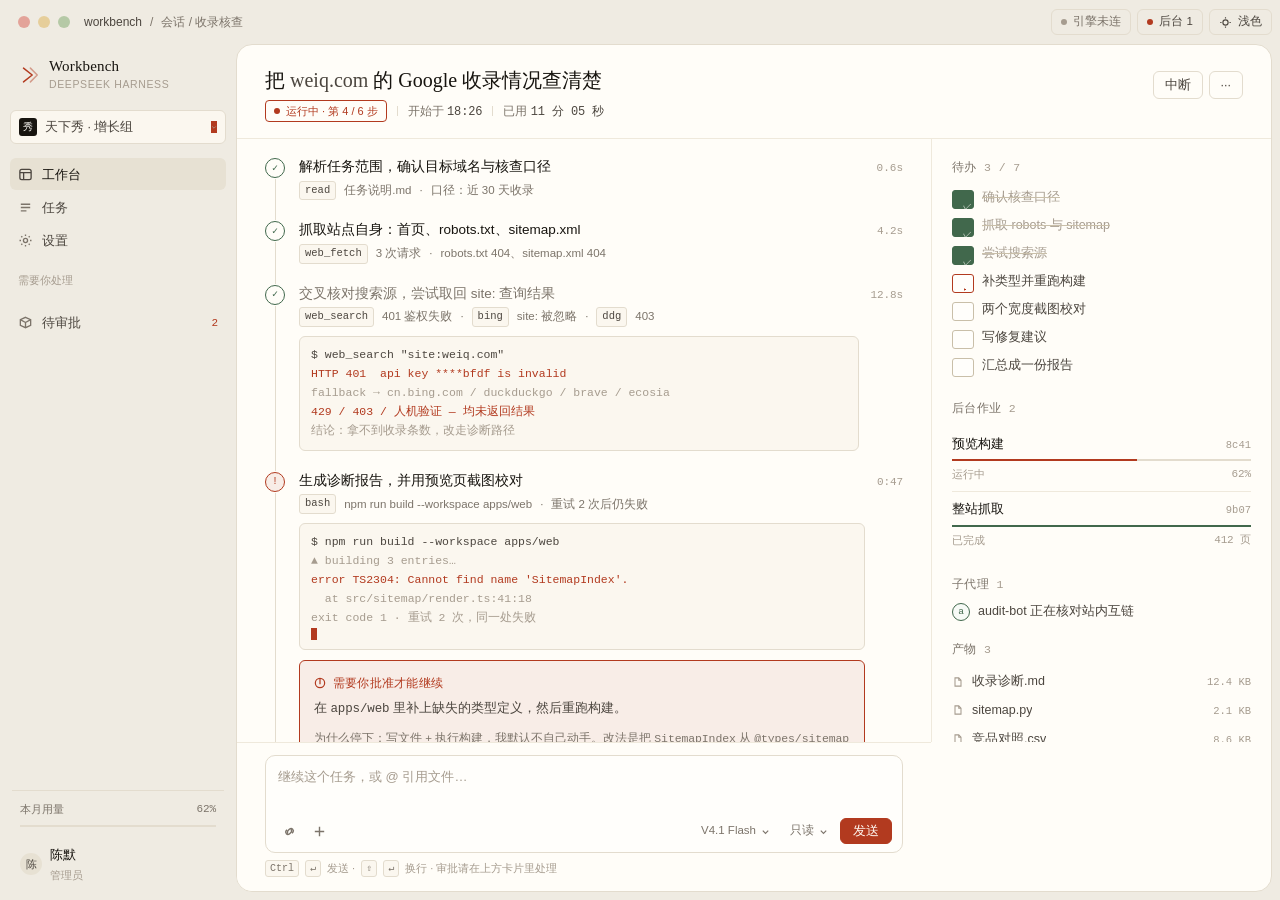
<file: ui/index.html>
<!doctype html>
<html lang="zh-CN" data-theme="light">
<head>
<meta charset="utf-8" />
<meta name="viewport" content="width=device-width, initial-scale=1" />
<title>Workbench</title>
<link rel="stylesheet" href="styles.css" />
</head>
<body data-view="workbench">
<div class="win">

  <!-- ───── 标题条（自绘，decorations:false）───── -->
  <div class="titlebar" data-tauri-drag-region>
    <div class="lights" aria-hidden="true"><i></i><i></i><i></i></div>
    <div class="crumb" data-tauri-drag-region>
      <b>workbench</b><span>/</span><span id="crumb-tail">会话 / 收录核查</span>
    </div>

    <div class="win-right">
      <button class="pill" id="engine-pill" data-state="off" title="引擎连接状态">
        <span class="dot" id="engine-dot"></span><span id="engine-label">引擎未连</span>
      </button>
      <button class="pill" id="bg-pill" title="后台作业">
        <span class="dot run"></span><span id="bg-label">后台 2</span>
      </button>
      <button class="pill" id="theme-btn" aria-label="切换深浅色">
        <svg width="13" height="13" viewBox="0 0 16 16" fill="none" stroke="currentColor" stroke-width="1.4"><circle cx="8" cy="8" r="3.2"/><path d="M8 1.5v1.6M8 12.9v1.6M1.5 8h1.6M12.9 8h1.6"/></svg>
        <span id="theme-label">浅色</span>
      </button>

      <!-- 仅 Windows：原生窗口控件（拖拽/最小化/最大化/关闭） -->
      <div class="winctl">
        <button data-win="min" aria-label="最小化">
          <svg width="10" height="10" viewBox="0 0 10 10" stroke="currentColor" stroke-width="1.2"><path d="M2 5h6"/></svg>
        </button>
        <button data-win="max" aria-label="最大化">
          <svg width="10" height="10" viewBox="0 0 10 10" fill="none" stroke="currentColor" stroke-width="1.2"><rect x="2.2" y="2.2" width="5.6" height="5.6" rx=".6"/></svg>
        </button>
        <button data-win="close" aria-label="关闭">
          <svg width="10" height="10" viewBox="0 0 10 10" stroke="currentColor" stroke-width="1.2"><path d="M2.6 2.6l4.8 4.8M7.4 2.6L2.6 7.4"/></svg>
        </button>
      </div>
    </div>
  </div>

  <!-- ───── 侧栏 ───── -->
  <aside class="side">
    <div class="brand">
      <svg class="mark" viewBox="0 0 24 24" fill="none" stroke="currentColor" stroke-width="1.6" stroke-linecap="round" stroke-linejoin="round" aria-hidden="true">
        <path d="M6 4.5 15.5 12 6 19.5"/><path d="M13.5 4.5 21 12l-7.5 7.5" opacity=".45"/>
      </svg>
      <div><div class="brand-name">Workbench</div><div class="brand-sub">DEEPSEEK HARNESS</div></div>
    </div>

    <button class="ws" id="ws-btn">
      <span class="av">秀</span><span class="who" id="ws-name">天下秀 · 增长组</span>
      <svg class="caret" width="10" height="10" viewBox="0 0 10 10" fill="none" stroke="currentColor" stroke-width="1.3"><path d="M2 4l3 3 3-3"/></svg>
    </button>

    <nav class="nav">
      <a href="#" data-nav="workbench" aria-current="page">
        <svg viewBox="0 0 16 16" fill="none" stroke="currentColor" stroke-width="1.4"><rect x="2" y="2.5" width="12" height="11" rx="2"/><path d="M2 6h12M6 6v7.5"/></svg>
        <span>工作台</span>
      </a>
      <a href="#" data-nav="tasks">
        <svg viewBox="0 0 16 16" fill="none" stroke="currentColor" stroke-width="1.4"><path d="M3 4.5h10M3 8h10M3 11.5h6"/></svg>
        <span>任务</span>
      </a>
      <a href="#" data-nav="settings">
        <svg viewBox="0 0 16 16" fill="none" stroke="currentColor" stroke-width="1.4"><circle cx="8" cy="8" r="2.2"/><path d="M8 1.6v1.6M8 12.8v1.6M1.6 8h1.6M12.8 8h1.6M3.5 3.5l1.1 1.1M11.4 11.4l1.1 1.1M12.5 3.5l-1.1 1.1M4.6 11.4l-1.1 1.1"/></svg>
        <span>设置</span>
      </a>
    </nav>

    <div class="grp">需要你处理</div>
    <nav class="nav">
      <a href="#" id="nav-approvals" data-nav="tasks">
        <svg viewBox="0 0 16 16" fill="none" stroke="currentColor" stroke-width="1.4"><path d="M8 2.5 13.5 5v6L8 13.5 2.5 11V5z"/><path d="M8 8v5.5M8 8l5.5-3M8 8 2.5 5"/></svg>
        <span>待审批</span><span class="count" id="nav-count">2</span>
      </a>
    </nav>

    <div class="side-foot">
      <div class="meter">
        <div class="meter-row"><span>本月用量</span><span class="num" id="meter-pct">62%</span></div>
        <div class="meter-bar"><i id="meter-fill"></i></div>
      </div>
      <button class="user"><span class="av">陈</span><span><span class="nm">陈默</span><br><span class="rl">管理员</span></span></button>
    </div>
  </aside>

  <!-- ───── 纸面 ───── -->
  <main class="sheet">

    <!-- ① 工作台 -->
    <section class="view view-workbench" id="view-workbench">
      <header class="head">
        <div class="head-top">
          <div>
            <h1 class="title">把 <em>weiq.com</em> 的 Google 收录情况查清楚</h1>
            <div class="sub">
              <span class="state" id="run-state"><span class="dot run"></span><span id="run-state-text">运行中 · 第 4 / 6 步</span></span>
              <span class="sep"></span><span>开始于 <span class="k num">18:26</span></span>
              <span class="sep"></span><span>已用 <span class="k num" id="run-elapsed">11 分 04 秒</span></span>
            </div>
          </div>
          <div class="head-act">
            <button class="btn" id="btn-abort">中断</button>
            <button class="btn" aria-label="更多">···</button>
          </div>
        </div>
      </header>

      <div class="trail">
        <div class="trail-inner">

          <article class="step">
            <div class="node done">✓</div>
            <div>
              <div class="st">解析任务范围，确认目标域名与核查口径</div>
              <div class="smeta"><span class="tool">read</span><span>任务说明.md</span><span>·</span><span>口径：近 30 天收录</span></div>
            </div>
            <div class="dur">0.6s</div>
          </article>

          <article class="step">
            <div class="node done">✓</div>
            <div>
              <div class="st">抓取站点自身：首页、robots.txt、sitemap.xml</div>
              <div class="smeta"><span class="tool">web_fetch</span><span>3 次请求</span><span>·</span><span>robots.txt 404、sitemap.xml 404</span></div>
            </div>
            <div class="dur num">4.2s</div>
          </article>

          <article class="step">
            <div class="node done">✓</div>
            <div>
              <div class="st quiet">交叉核对搜索源，尝试取回 site: 查询结果</div>
              <div class="smeta">
                <span class="tool">web_search</span><span>401 鉴权失败</span><span>·</span>
                <span class="tool">bing</span><span>site: 被忽略</span><span>·</span>
                <span class="tool">ddg</span><span>403</span>
              </div>
              <div class="term">
<span>$ web_search "site:weiq.com"</span>
<span class="err">HTTP 401  api key ****bfdf is invalid</span>
<span class="dim">fallback → cn.bing.com / duckduckgo / brave / ecosia</span>
<span class="err">429 / 403 / 人机验证 — 均未返回结果</span>
<span class="dim">结论：拿不到收录条数，改走诊断路径</span>
              </div>
            </div>
            <div class="dur num">12.8s</div>
          </article>

          <article class="step" id="step-approve">
            <div class="node wait" id="node-4">!</div>
            <div>
              <div class="st">生成诊断报告，并用预览页截图校对</div>
              <div class="smeta"><span class="tool">bash</span><span>npm run build --workspace apps/web</span><span>·</span><span>重试 2 次后仍失败</span></div>
              <div class="term">
<span>$ npm run build --workspace apps/web</span>
<span class="dim">▲ building 3 entries…</span>
<span class="err">error TS2304: Cannot find name 'SitemapIndex'.</span>
<span class="dim">  at src/sitemap/render.ts:41:18</span>
<span class="dim">exit code 1 · 重试 2 次，同一处失败</span><span class="caret"></span>
              </div>

              <div class="approve" id="approve">
                <div class="approve-h">
                  <svg width="12" height="12" viewBox="0 0 16 16" fill="none" stroke="currentColor" stroke-width="1.6"><path d="M8 2.5v7M8 12.5v.1"/><circle cx="8" cy="8" r="6.2"/></svg>
                  需要你批准才能继续
                </div>
                <p>在 <span class="num">apps/web</span> 里补上缺失的类型定义，然后重跑构建。</p>
                <p class="why">为什么停下：写文件 + 执行构建，我默认不自己动手。改法是把 <span class="num">SitemapIndex</span> 从 <span class="num">@types/sitemap</span> 引入。</p>
                <div class="acts">
                  <button class="btn btn-primary" id="btn-approve">批准并继续</button>
                  <button class="btn" id="btn-approve-type">改成只补类型</button>
                  <button class="btn" id="btn-reject">拒绝</button>
                  <a class="more" href="#" id="link-diff">看完整 diff</a>
                </div>
              </div>
            </div>
            <div class="dur num">0:47</div>
          </article>

          <article class="step">
            <div class="node todo">5</div>
            <div>
              <div class="st quiet">截图校对：桌面 1440 与手机 390 两个宽度</div>
              <div class="smeta"><span class="dim">等待上一步完成</span></div>
            </div>
            <div class="dur">—</div>
          </article>

          <article class="step">
            <div class="node todo">6</div>
            <div>
              <div class="st quiet">汇总成报告，附 sitemap 与 robots 的修复建议</div>
              <div class="smeta"><span class="dim">等待中</span></div>
            </div>
            <div class="dur">—</div>
          </article>

        </div>
      </div>

      <aside class="rail" id="rail"></aside>

      <div class="composer">
        <div class="box">
          <textarea id="composer-input" placeholder="继续这个任务，或 @ 引用文件…" aria-label="输入"></textarea>
          <div class="cbar">
            <button class="icon-btn" aria-label="引用文件">
              <svg width="15" height="15" viewBox="0 0 16 16" fill="none" stroke="currentColor" stroke-width="1.5"><path d="M9.5 5.5a2.5 2.5 0 0 1 0 3.5l-1.6 1.6a2.5 2.5 0 0 1-3.5-3.5l.9-.9"/><path d="M6.5 10.5a2.5 2.5 0 0 1 0-3.5l1.6-1.6a2.5 2.5 0 0 1 3.5 3.5l-.9.9"/></svg>
            </button>
            <button class="icon-btn" aria-label="附件">
              <svg width="15" height="15" viewBox="0 0 16 16" fill="none" stroke="currentColor" stroke-width="1.5"><path d="M8 3v10M3 8h10"/></svg>
            </button>
            <span class="sp"></span>
            <button class="chip" id="chip-model">V4.1 Flash <svg width="9" height="9" viewBox="0 0 10 10" fill="none" stroke="currentColor" stroke-width="1.3"><path d="M2 4l3 3 3-3"/></svg></button>
            <button class="chip" id="chip-scope">只读 <svg width="9" height="9" viewBox="0 0 10 10" fill="none" stroke="currentColor" stroke-width="1.3"><path d="M2 4l3 3 3-3"/></svg></button>
            <button class="btn btn-primary send" id="btn-send">发送</button>
          </div>
        </div>
        <div class="hint"><kbd>Ctrl</kbd><kbd>↵</kbd> 发送 · <kbd>⇧</kbd><kbd>↵</kbd> 换行 · 审批请在上方卡片里处理</div>
      </div>
    </section>

    <!-- ② 任务列表 -->
    <section class="view view-page" id="view-tasks" hidden>
      <header class="page-head">
        <div>
          <h1>任务</h1>
          <div class="sub" id="tasks-summary"></div>
        </div>
        <div style="margin-left:auto"><button class="btn btn-primary" id="btn-new-task">新建任务</button></div>
      </header>
      <div class="page-body">
        <div class="filters" id="tasks-filters">
          <button data-filter="all" aria-pressed="true">全部</button>
          <button data-filter="run" aria-pressed="false">运行中</button>
          <button data-filter="wait" aria-pressed="false">待审批</button>
          <button data-filter="done" aria-pressed="false">已完成</button>
          <span class="sp"></span>
          <button id="btn-sort">按最近活动排序</button>
        </div>
        <table class="runs">
          <thead>
            <tr><th>任务</th><th>状态</th><th>步骤</th><th class="r">耗时</th><th class="r">消耗</th></tr>
          </thead>
          <tbody id="tasks-body"></tbody>
        </table>
      </div>
    </section>

    <!-- ③ 设置 -->
    <section class="view view-page" id="view-settings" hidden>
      <header class="page-head">
        <div>
          <h1>设置</h1>
          <div class="sub"><span>审批策略、模型、工具范围与引擎</span><span class="sep"></span><span>作用范围：天下秀 · 增长组</span></div>
        </div>
      </header>
      <div class="page-body">
        <div class="set-wrap">

          <div class="set-sec">
            <h2>审批</h2>
            <p class="lead">决定我在动手之前要不要先问你。写得越松，跑得越快，也越需要你信任。</p>
            <form class="radios" id="set-approval">
              <label class="radio"><input type="radio" name="approval" value="every"><span><b>每步都确认</b><span>任何写文件、执行命令、访问网络的行为都先停下来问你。</span></span></label>
              <label class="radio"><input type="radio" name="approval" value="risky" checked><span><b>只确认有风险的操作</b><span>读文件、查网页直接做；写文件、跑构建、删改数据先问你。当前这一轮就停在这条上。</span></span></label>
              <label class="radio"><input type="radio" name="approval" value="final"><span><b>只在最后确认</b><span>全部做完再给结果，中途不停。适合跑一遍就能重来的任务。</span></span></label>
            </form>
          </div>

          <div class="set-sec">
            <h2>模型</h2>
            <p class="lead">默认模型，以及超出预算时的降级顺序。</p>
            <div class="row">
              <div class="lbl"><b>默认模型</b><span>新任务默认用它起跑</span></div>
              <button class="select" id="set-model">V4.1 Flash <svg width="9" height="9" viewBox="0 0 10 10" fill="none" stroke="currentColor" stroke-width="1.3"><path d="M2 4l3 3 3-3"/></svg></button>
            </div>
            <div class="row">
              <div class="lbl"><b>超预算时降级</b><span>本轮用量超过月预算的 80% 后自动切换</span></div>
              <button class="sw" id="sw-downgrade" role="switch" aria-checked="true"><i></i></button>
            </div>
            <div class="row">
              <div class="lbl"><b>月预算上限</b><span>到线就停，不会偷偷继续烧</span></div>
              <input class="field" id="set-budget" value="￥ 300.00" aria-label="月预算上限" />
            </div>
          </div>

          <div class="set-sec">
            <h2>工具范围</h2>
            <p class="lead">关掉的工具不会出现在我的工具表里，我也不会被告知它存在。</p>
            <div class="row">
              <div class="lbl"><b>终端</b><span>执行 shell 命令，含后台作业</span></div>
              <button class="sw" id="sw-terminal" role="switch" aria-checked="true"><i></i></button>
            </div>
            <div class="row">
              <div class="lbl"><b>网页抓取</b><span>读取给定 URL 的正文</span></div>
              <button class="sw" id="sw-fetch" role="switch" aria-checked="true"><i></i></button>
            </div>
            <div class="row">
              <div class="lbl"><b>网页搜索</b><span>当前密钥无效，最近 5 次调用均失败</span></div>
              <button class="sw" id="sw-search" role="switch" aria-checked="false"><i></i></button>
            </div>
            <div class="row">
              <div class="lbl"><b>子代理</b><span>把互不依赖的活分出去并行跑</span></div>
              <button class="sw" id="sw-subagent" role="switch" aria-checked="true"><i></i></button>
            </div>
            <div class="row">
              <div class="lbl"><b>工作区根目录</b><span>我能读写的边界，出了这个目录要单独批准</span></div>
              <input class="field wide" id="set-workspace" value="" aria-label="工作区根目录" />
            </div>
          </div>

          <div class="set-sec">
            <h2>引擎</h2>
            <p class="lead">Workbench 自己不管模型调用，它托管一个本地的 DeepSeek Harness 进程。这里决定怎么找到它、怎么拉起来、关窗时要不要收走。</p>
            <div class="row">
              <div class="lbl"><b>可执行文件</b><span>PATH 上的名字或绝对路径；默认 <span class="num">dsh</span></span></div>
              <input class="field wide" id="cfg-command" value="dsh" aria-label="引擎可执行文件" />
            </div>
            <div class="row">
              <div class="lbl"><b>启动参数</b><span>空格分隔，默认 <span class="num">web</span></span></div>
              <input class="field wide" id="cfg-args" value="web" aria-label="启动参数" />
            </div>
            <div class="row">
              <div class="lbl"><b>引擎地址</b><span>端口探测与 HTTP 代理都打这里</span></div>
              <input class="field wide" id="cfg-url" value="http://127.0.0.1:3080" aria-label="引擎地址" />
            </div>
            <div class="row">
              <div class="lbl"><b>开机自动拉起</b><span>启动应用时若没检测到服务，就自己 spawn 一个</span></div>
              <button class="sw" id="sw-autostart" role="switch" aria-checked="true"><i></i></button>
            </div>
            <div class="row">
              <div class="lbl"><b>退出时关闭引擎</b><span>只收拾本应用拉起的进程，外部已在跑的不碰</span></div>
              <button class="sw" id="sw-killonexit" role="switch" aria-checked="true"><i></i></button>
            </div>
            <div class="row">
              <div class="lbl"><b>发消息接口</b><span>留空表示未接协议：消息只在本地记账，不会真的发出去</span></div>
              <input class="field wide" id="cfg-prompt-path" value="" placeholder="/api/..." aria-label="发消息接口路径" />
            </div>
            <div class="row">
              <div class="lbl"><b>审批接口</b><span>留空表示未接协议：批准动作只改界面状态</span></div>
              <input class="field wide" id="cfg-approve-path" value="" placeholder="/api/..." aria-label="审批接口路径" />
            </div>
            <div class="row">
              <div class="lbl"><b>进程控制</b><span id="engine-state-text">未知</span></div>
              <button class="btn" id="btn-engine-start">启动引擎</button>
              <button class="btn" id="btn-engine-stop">停止</button>
            </div>
          </div>

          <div class="set-foot">
            <span class="dim" style="font-size:11.5px" id="set-meta">上次修改：—</span>
            <span class="sp"></span>
            <button class="btn" id="btn-reset">恢复默认</button>
            <button class="btn btn-primary" id="btn-save">保存更改</button>
          </div>

        </div>
      </div>
    </section>

  </main>
</div>

<div class="toast" id="toast" hidden></div>

<script src="data.js"></script>
<script src="bridge.js"></script>
<script src="app.js"></script>
</body>
</html>
</file>
<file: ui/styles.css>
/* ═══════════════════════════════════════════════════════════════
   Workbench — 客户端式智能体工作台
   壳     tinted 边框 + 内嵌纸面（8px 内缩 · 16px 圆角 · 1px 边 · 零阴影）
   栅格   236 侧栏 + 8 间隙 + 纸面（1fr 执行轨 + 340 运行栏）
   颜色   全屏一个强调色，只给「运行中 / 待审批 / 主操作」；
          其余靠墨色三级 + 1px 线。深浅两套主题共用一套 token。
   ═══════════════════════════════════════════════════════════════ */
:root{
  --ground:#EFEBE2; --sheet:#FFFDF8; --tray:#FBF7EF;
  --hover:#E9E3D5; --pill:#E7E1D3; --input:#FFFEFB;
  --ink:#17140F; --ink2:#4C463F; --ink3:#7C746A; --ink4:#A69C8F;
  --line:#E3DCCE; --line2:#EFE9DC; --edge:#C9BFA9;
  --accent:#B23A1F; --accent-w:#F8EDE7; --ok:#41684C; --ok-w:#F7FAF6;
  --serif:"Iowan Old Style","Palatino Linotype",Palatino,"Songti SC",Georgia,serif;
  --sans:-apple-system,BlinkMacSystemFont,"Segoe UI","PingFang SC","Hiragino Sans GB","Microsoft YaHei",sans-serif;
  --mono:ui-monospace,SFMono-Regular,"SF Mono",Menlo,Consolas,"Liberation Mono",monospace;
  --r:16px; --rc:6px; --rchip:4px;
}
[data-theme="dark"]{
  --ground:#131110; --sheet:#1B1815; --tray:#221E1A;
  --hover:#262119; --pill:#282219; --input:#201C18;
  --ink:#EDE7DC; --ink2:#C3BAAE; --ink3:#8E857A; --ink4:#6B635A;
  --line:#302A24; --line2:#262119; --edge:#4A4238;
  --accent:#E2643F; --accent-w:#2A1B15; --ok:#84AC90; --ok-w:#1A221C;
}
*{box-sizing:border-box}
html,body{height:100%}
body{margin:0;background:var(--ground);color:var(--ink);font:13px/1.5 var(--sans);
  -webkit-font-smoothing:antialiased;overflow:hidden}
button{font:inherit;color:inherit;background:none;border:0;padding:0;cursor:pointer}
a{color:inherit}
:focus-visible{outline:1.5px solid var(--accent);outline-offset:2px;border-radius:3px}
.num{font-family:var(--mono);font-variant-numeric:tabular-nums;letter-spacing:-.01em}
.dim{color:var(--ink4)}
[hidden]{display:none !important}

/* 滚动条：WebView2 默认太粗，压成 8px 细条 */
::-webkit-scrollbar{width:8px;height:8px}
::-webkit-scrollbar-thumb{background:var(--line);border-radius:4px}
::-webkit-scrollbar-thumb:hover{background:var(--edge)}
::-webkit-scrollbar-track{background:transparent}

/* ── 窗口 ───────────────────────────────────────────── */
.win{height:100vh;display:grid;grid-template-rows:44px 1fr;grid-template-columns:236px 1fr}
.titlebar{grid-column:1/3;display:flex;align-items:center;gap:14px;padding:0 8px 0 18px;
  cursor:default;user-select:none}
/* Tauri 的拖拽区：只有带这个属性的元素能拖窗 */
[data-tauri-drag-region]{cursor:default}
.lights{display:flex;gap:8px;flex:0 0 auto}
.lights i{width:12px;height:12px;border-radius:50%;display:block;background:#D7CEBE}
.lights i:nth-child(1){background:#E3A399}
.lights i:nth-child(2){background:#E6CE9A}
.lights i:nth-child(3){background:#B5C9A6}
.crumb{display:flex;align-items:center;gap:8px;color:var(--ink3);font-size:12px;min-width:0}
.crumb b{color:var(--ink2);font-weight:500}
.win-right{margin-left:auto;display:flex;align-items:center;gap:6px}
.pill{display:inline-flex;align-items:center;gap:6px;height:26px;padding:0 9px;
  border:1px solid var(--line);border-radius:var(--rc);color:var(--ink2);font-size:11.5px}
.pill:hover{background:var(--hover)}
.pill[data-state="off"]{color:var(--ink3)}
.pill[data-state="off"] .dot{background:var(--ink4)}
.dot{width:6px;height:6px;border-radius:50%;background:var(--ink4);flex:0 0 auto}
.dot.run{background:var(--accent)} .dot.ok{background:var(--ok)}
.dot.warn{background:var(--accent)}

/* Windows 上把窗口控件放右边，左侧三个点退成装饰 */
.winctl{display:none;margin-left:2px}
html[data-os="win"] .winctl{display:flex}
html[data-os="win"] .lights{display:none}
.winctl button{width:38px;height:30px;display:grid;place-items:center;color:var(--ink3);border-radius:4px}
.winctl button:hover{background:var(--hover);color:var(--ink2)}
.winctl button[data-win="close"]:hover{background:var(--accent);color:#FFF8F2}

/* ── 侧栏 ───────────────────────────────────────────── */
.side{display:flex;flex-direction:column;padding:6px 10px 10px;gap:14px;min-height:0;overflow:hidden}
.brand{display:flex;align-items:center;gap:9px;padding:8px 8px 4px}
.mark{width:22px;height:22px;flex:0 0 auto;color:var(--accent)}
.brand-name{font-family:var(--serif);font-size:15px;line-height:1.1;letter-spacing:.01em}
.brand-sub{font-size:10.5px;color:var(--ink4);letter-spacing:.06em;margin-top:2px}
.ws{display:flex;align-items:center;gap:8px;width:100%;height:34px;padding:0 8px;
  border:1px solid var(--line);border-radius:var(--rc);background:var(--tray);text-align:left}
.ws:hover{background:var(--hover)}
.ws .av{width:18px;height:18px;border-radius:3px;background:var(--ink);color:var(--sheet);
  font-size:9.5px;display:grid;place-items:center;font-family:var(--serif);flex:0 0 auto}
.ws .who{font-size:12.5px;color:var(--ink2);overflow:hidden;text-overflow:ellipsis;white-space:nowrap}
.ws .caret{margin-left:auto;color:var(--ink4)}
.nav{display:flex;flex-direction:column;gap:1px}
.nav a{display:flex;align-items:center;gap:9px;height:32px;padding:0 8px;border-radius:var(--rc);
  color:var(--ink2);font-size:13px;text-decoration:none}
.nav a svg{width:15px;height:15px;color:var(--ink3);flex:0 0 auto}
.nav a:hover{background:var(--hover)}
.nav a[aria-current]{background:var(--pill);color:var(--ink);font-weight:500}
.nav a[aria-current] svg{color:var(--ink2)}
.nav .count{margin-left:auto;font-size:11px;color:var(--accent);font-family:var(--mono)}
.nav .count[data-zero="1"]{display:none}
.grp{font-size:11px;color:var(--ink4);padding:0 8px;margin:2px 0 4px}
.side-foot{margin-top:auto;display:flex;flex-direction:column;gap:10px;padding:0 2px}
.meter{border-top:1px solid var(--line);padding:10px 8px 2px}
.meter-row{display:flex;justify-content:space-between;font-size:11px;color:var(--ink3)}
.meter-bar{height:2px;background:var(--line);margin:7px 0 0;position:relative}
.meter-bar i{position:absolute;inset:0 auto 0 0;background:var(--ink2)}
.user{display:flex;align-items:center;gap:8px;padding:6px 8px;border-radius:var(--rc);width:100%;text-align:left}
.user:hover{background:var(--hover)}
.user .av{width:22px;height:22px;border-radius:50%;background:var(--pill);color:var(--ink2);
  display:grid;place-items:center;font-size:11px;flex:0 0 auto}
.user .nm{font-size:12.5px}
.user .rl{font-size:10.5px;color:var(--ink4)}

/* ── 纸面 ───────────────────────────────────────────── */
.sheet{grid-row:2;grid-column:2;margin:0 8px 8px 0;background:var(--sheet);
  border:1px solid var(--line);border-radius:var(--r);overflow:hidden;min-height:0;
  display:flex;flex-direction:column}
.view{flex:1;min-height:0}
.view[hidden]{display:none}
.view-workbench{display:grid;grid-template-rows:auto 1fr auto;grid-template-columns:1fr 340px}
.view-page{display:flex;flex-direction:column}

/* 任务头 */
.head{grid-column:1/3;padding:22px 28px 16px;border-bottom:1px solid var(--line2)}
.head-top{display:flex;align-items:flex-start;gap:14px}
.title{font-family:var(--serif);font-size:20px;line-height:1.35;margin:0 0 6px;font-weight:500;max-width:52ch}
.title em{font-style:normal;color:var(--ink2)}
.state{display:inline-flex;align-items:center;gap:6px;height:22px;padding:0 8px;
  border:1px solid var(--accent);border-radius:var(--rchip);color:var(--accent);font-size:11px;white-space:nowrap}
.head-act{margin-left:auto;display:flex;gap:6px;align-items:center;flex:0 0 auto;margin-top:4px}
.btn{display:inline-flex;align-items:center;justify-content:center;gap:6px;height:28px;padding:0 11px;
  border:1px solid var(--line);border-radius:var(--rc);font-size:12.5px;color:var(--ink2);white-space:nowrap}
.btn:hover{background:var(--hover);border-color:var(--edge)}
.btn:disabled{opacity:.45;cursor:not-allowed}
.btn-primary{background:var(--accent);border-color:var(--accent);color:#FFF8F2}
.btn-primary:hover{filter:brightness(.93);background:var(--accent)}
.sub{font-size:12px;color:var(--ink3);display:flex;gap:10px;align-items:center;flex-wrap:wrap}
.sub .k{color:var(--ink2)}
.sep{width:1px;height:10px;background:var(--line);flex:0 0 auto}

/* ── 执行轨 ─────────────────────────────────────────── */
.trail{grid-row:2;grid-column:1;overflow-y:auto;padding:18px 28px 26px;min-height:0}
.trail-inner{max-width:760px}
.step{position:relative;display:grid;grid-template-columns:22px 1fr auto;column-gap:12px;padding:0 0 20px}
.step::before{content:"";position:absolute;left:10px;top:22px;bottom:0;width:1px;background:var(--line)}
.step:last-child::before{display:none}
.node{width:20px;height:20px;border-radius:50%;border:1px solid var(--line);background:var(--sheet);
  display:grid;place-items:center;margin-top:1px;position:relative;z-index:1;
  font-size:10px;color:var(--ink4);font-family:var(--mono)}
.node.done{border-color:var(--ok);color:var(--ok)}
.node.run{border-color:var(--accent);color:var(--accent)}
.node.wait{border-color:var(--accent);color:var(--accent);background:var(--accent-w)}
.st{font-size:13.5px;color:var(--ink);line-height:1.45}
.st.quiet{color:var(--ink3)}
.smeta{display:flex;gap:8px;align-items:center;margin-top:4px;font-size:11.5px;color:var(--ink3);flex-wrap:wrap}
.tool{font-family:var(--mono);font-size:10.5px;color:var(--ink2);
  border:1px solid var(--line);border-radius:3px;padding:1px 5px;background:var(--tray)}
.dur{font-family:var(--mono);font-variant-numeric:tabular-nums;font-size:11px;color:var(--ink4);padding-top:3px;white-space:nowrap}
.term{margin-top:9px;border:1px solid var(--line);border-radius:var(--rc);background:var(--tray);
  padding:9px 11px;font-family:var(--mono);font-size:11.5px;line-height:1.65;color:var(--ink2);overflow-x:auto}
.term span{display:block;white-space:pre-wrap}
.term .err{color:var(--accent)} .term .ok{color:var(--ok)} .term .dim{color:var(--ink4)}
.caret{display:inline-block;width:6px;height:12px;background:var(--accent);vertical-align:-1px;animation:blink 1.1s steps(1) infinite}
@keyframes blink{50%{opacity:0}}
@media (prefers-reduced-motion:reduce){.caret{animation:none}}

/* 审批卡 */
.approve{margin-top:10px;border:1px solid var(--accent);border-radius:var(--rc);
  background:var(--accent-w);padding:13px 14px 12px}
.approve-h{display:flex;align-items:center;gap:7px;font-size:12px;color:var(--accent);letter-spacing:.02em;margin-bottom:6px}
.approve p{margin:0 0 10px;font-size:12.5px;color:var(--ink2);line-height:1.6}
.approve .why{font-size:11.5px;color:var(--ink3);margin:0 0 11px}
.approve .acts{display:flex;gap:7px;align-items:center;flex-wrap:wrap}
.approve .more{margin-left:auto;font-size:11.5px;color:var(--ink3);text-decoration:underline;text-underline-offset:3px}
.approve.done{border-color:var(--ok);background:var(--ok-w)}
.approve.done .approve-h{color:var(--ok)}

/* ── 运行栏 ─────────────────────────────────────────── */
.rail{grid-row:2;grid-column:2;border-left:1px solid var(--line2);padding:20px 20px 18px;overflow-y:auto;min-height:0}
.rail h3{font-size:11.5px;font-weight:500;color:var(--ink3);letter-spacing:.04em;margin:0 0 9px;
  display:flex;align-items:center;gap:7px}
.rail h3 .n{font-family:var(--mono);color:var(--ink4);font-weight:400}
.rail section{margin-bottom:20px}
.rail section:last-child{margin-bottom:0}
.todo{display:flex;flex-direction:column;gap:1px}
.todo div{display:flex;gap:8px;align-items:flex-start;font-size:12.5px;color:var(--ink2);padding:3px 0;line-height:1.45}
.todo .box{width:13px;height:13px;border:1px solid var(--edge);border-radius:3px;flex:0 0 auto;margin-top:2px;
  display:grid;place-items:center;font-size:9px;color:transparent}
.todo .box.d{background:var(--ok);border-color:var(--ok);color:var(--sheet)}
.todo .box.p{border-color:var(--accent);color:var(--accent);font-size:8px}
.todo .done{color:var(--ink4);text-decoration:line-through;text-decoration-color:var(--edge)}
.job{padding:8px 0;border-bottom:1px solid var(--line2)}
.job:last-child{border-bottom:0}
.job-h{display:flex;align-items:baseline;gap:8px;font-size:12.5px;color:var(--ink)}
.job-h .id{font-family:var(--mono);font-size:10.5px;color:var(--ink4);margin-left:auto}
.bar{height:2px;background:var(--line);margin:6px 0 5px;position:relative}
.bar i{position:absolute;left:0;top:0;bottom:0;background:var(--accent)}
.bar i.ok{background:var(--ok)}
.job-m{display:flex;justify-content:space-between;font-size:11px;color:var(--ink4)}
.file{display:flex;align-items:baseline;gap:8px;padding:5px 0;font-size:12.5px;color:var(--ink2);
  width:100%;text-align:left;border-radius:4px}
.file:hover{background:var(--hover)}
.file .nm{overflow:hidden;text-overflow:ellipsis;white-space:nowrap}
.file .sz{margin-left:auto;font-family:var(--mono);font-size:10.5px;color:var(--ink4);flex:0 0 auto}
.file svg{color:var(--ink4);flex:0 0 auto;align-self:center}
.agents{display:flex;align-items:center;gap:8px;font-size:12.5px;color:var(--ink2)}
.agents .av{width:18px;height:18px;border-radius:50%;background:var(--ok-w);color:var(--ok);
  display:grid;place-items:center;font-size:9.5px;font-family:var(--mono);border:1px solid var(--ok)}
.money{border-top:1px solid var(--line);padding-top:12px}
.money .big{font-family:var(--mono);font-variant-numeric:tabular-nums;font-size:15px;color:var(--ink)}
.money .big small{font-size:11px;color:var(--ink4);margin-left:4px;font-family:var(--sans)}
.money .split{display:flex;gap:12px;font-size:11px;color:var(--ink4);margin-top:5px;flex-wrap:wrap}
.money .split b{color:var(--ink3);font-weight:400;font-family:var(--mono)}
.rail-empty{font-size:12px;color:var(--ink4);padding:2px 0}

/* ── 输入区 ─────────────────────────────────────────── */
.composer{grid-row:3;grid-column:1;border-top:1px solid var(--line2);padding:12px 28px 14px;background:var(--sheet)}
.box{border:1px solid var(--line);border-radius:10px;background:var(--input);padding:9px 10px 8px}
.box:focus-within{border-color:var(--edge)}
.box textarea{width:100%;border:0;resize:none;outline:none;background:transparent;
  font:13px/1.55 var(--sans);color:var(--ink);height:44px}
.box textarea::placeholder{color:var(--ink4)}
.cbar{display:flex;align-items:center;gap:4px;margin-top:4px}
.icon-btn{width:26px;height:26px;border-radius:5px;display:grid;place-items:center;color:var(--ink3)}
.icon-btn:hover{background:var(--hover);color:var(--ink2)}
.sp{flex:1}
.chip{display:inline-flex;align-items:center;gap:5px;height:24px;padding:0 7px;border-radius:5px;
  font-size:11.5px;color:var(--ink3);border:1px solid transparent}
.chip:hover{background:var(--hover);border-color:var(--line)}
.send{height:26px;padding:0 12px;border-radius:var(--rc);font-size:12.5px}
.hint{margin-top:7px;font-size:11px;color:var(--ink4);display:flex;gap:6px;align-items:center;flex-wrap:wrap}
kbd{font-family:var(--mono);font-size:10px;border:1px solid var(--line);border-radius:3px;padding:0 4px;
  color:var(--ink3);background:var(--tray)}

/* ── 列表页 / 设置页 共用页头 ───────────────────────── */
.page-head{padding:22px 28px 14px;border-bottom:1px solid var(--line2);display:flex;align-items:flex-end;gap:14px;flex-wrap:wrap}
.page-head h1{font-family:var(--serif);font-size:20px;font-weight:500;margin:0 0 4px;line-height:1.3}
.page-head .sub{margin-top:2px}
.page-body{flex:1;overflow-y:auto;padding:0 28px 24px;min-height:0}

/* ── 任务列表 ───────────────────────────────────────── */
.filters{display:flex;gap:2px;align-items:center;padding:12px 0 8px}
.filters button{height:26px;padding:0 9px;border-radius:5px;font-size:12px;color:var(--ink3)}
.filters button:hover{background:var(--hover)}
.filters button[aria-pressed="true"]{background:var(--pill);color:var(--ink)}
.filters .sp{flex:1}
table.runs{width:100%;border-collapse:collapse;font-size:12.5px}
table.runs th{text-align:left;font-weight:500;font-size:11px;color:var(--ink4);letter-spacing:.03em;
  padding:0 10px 8px 0;border-bottom:1px solid var(--line)}
table.runs th.r,table.runs td.r{text-align:right;padding-right:0}
table.runs td{padding:11px 10px 11px 0;border-bottom:1px solid var(--line2);vertical-align:top}
table.runs tr:hover td{background:var(--tray)}
table.runs tr:hover td:first-child{box-shadow:inset 2px 0 0 var(--line)}
table.runs td:first-child{padding-left:10px}
table.runs tbody tr{cursor:pointer}
.rname{color:var(--ink);font-size:13px;line-height:1.4}
.rsub{color:var(--ink4);font-size:11px;margin-top:3px;font-family:var(--mono)}
.status{display:inline-flex;align-items:center;gap:6px;white-space:nowrap;color:var(--ink2)}
.status.wait{color:var(--accent)}
.status.run{color:var(--ink)}
.mono{font-family:var(--mono);font-variant-numeric:tabular-nums;color:var(--ink2);white-space:nowrap}
.empty{padding:36px 0;text-align:center;color:var(--ink4);font-size:12.5px}

/* ── 设置 ───────────────────────────────────────────── */
.set-wrap{max-width:820px;padding-top:18px}
.set-sec{padding:0 0 22px;margin-bottom:22px;border-bottom:1px solid var(--line2)}
.set-sec:last-of-type{border-bottom:0}
.set-sec h2{font-size:12.5px;font-weight:500;color:var(--ink);margin:0 0 3px;letter-spacing:.01em}
.set-sec .lead{font-size:11.5px;color:var(--ink3);margin:0 0 14px;line-height:1.6}
.row{display:flex;align-items:center;gap:14px;padding:11px 0;border-bottom:1px solid var(--line2)}
.row:last-child{border-bottom:0}
.row .lbl{flex:1;min-width:0}
.row .lbl b{display:block;font-size:12.5px;font-weight:400;color:var(--ink)}
.row .lbl span{display:block;font-size:11px;color:var(--ink4);margin-top:2px;line-height:1.5}
.radios{display:flex;flex-direction:column;gap:10px}
.radio{display:flex;gap:9px;align-items:flex-start;cursor:pointer;font-size:12.5px;color:var(--ink2)}
.radio input{appearance:none;width:14px;height:14px;border:1px solid var(--edge);border-radius:50%;
  margin:2px 0 0;flex:0 0 auto;position:relative;cursor:pointer;background:var(--sheet)}
.radio input:checked{border-color:var(--accent);border-width:1.5px}
.radio input:checked::after{content:"";position:absolute;inset:2.5px;border-radius:50%;background:var(--accent)}
.radio b{font-weight:400;color:var(--ink);display:block}
.radio span{display:block;font-size:11px;color:var(--ink4);margin-top:1px}
.sw{width:34px;height:19px;border-radius:10px;background:var(--line);position:relative;flex:0 0 auto;border:1px solid var(--line)}
.sw i{position:absolute;top:2px;left:2px;width:13px;height:13px;border-radius:50%;background:var(--sheet);
  box-shadow:0 0 0 1px var(--line);transition:left .12s ease}
.sw[aria-checked="true"]{background:var(--accent);border-color:var(--accent)}
.sw[aria-checked="true"] i{left:17px;background:#FFF8F2;box-shadow:none}
.field{height:30px;min-width:200px;border:1px solid var(--line);border-radius:var(--rc);background:var(--input);
  color:var(--ink2);font:12px var(--mono);padding:0 9px}
.field:focus{outline:none;border-color:var(--edge)}
.field.wide{width:100%;max-width:380px}
.select{display:inline-flex;align-items:center;gap:8px;height:30px;padding:0 9px;border:1px solid var(--line);
  border-radius:var(--rc);font-size:12.5px;color:var(--ink2);background:var(--input)}
.set-foot{display:flex;gap:8px;align-items:center;padding:16px 0 0;border-top:1px solid var(--line)}
.set-foot .sp{flex:1}
.engine-state{display:inline-flex;align-items:center;gap:7px;font-size:11.5px;color:var(--ink3)}
.engine-state .num{color:var(--ink2)}

/* ── 提示条 ─────────────────────────────────────────── */
.toast{position:fixed;left:50%;bottom:26px;transform:translateX(-50%);z-index:50;
  background:var(--ink);color:var(--sheet);font-size:12.5px;padding:8px 14px;border-radius:var(--rc);
  max-width:min(560px,80vw);text-align:center}
.toast[data-kind="err"]{background:var(--accent);color:#FFF8F2}

/* 窄窗 */
@media (max-width:1000px){
  .win{grid-template-columns:64px 1fr}
  .brand-name,.brand-sub,.ws .who,.ws .caret,.nav span:not(.count),.grp,.meter,.user .nm,.user .rl{display:none}
  .ws{justify-content:center;padding:0}
  .nav a{justify-content:center;padding:0}
  .rail{display:none}
  .view-workbench{grid-template-columns:1fr}
  .head,.trail,.composer{grid-column:1}
  .head,.page-head{padding:16px 18px 12px}
  .trail,.composer,.page-body{padding-left:18px;padding-right:18px}
  .title,.page-head h1{font-size:17px}
  table.runs th:nth-child(4),table.runs td:nth-child(4){display:none}
}
</file>
